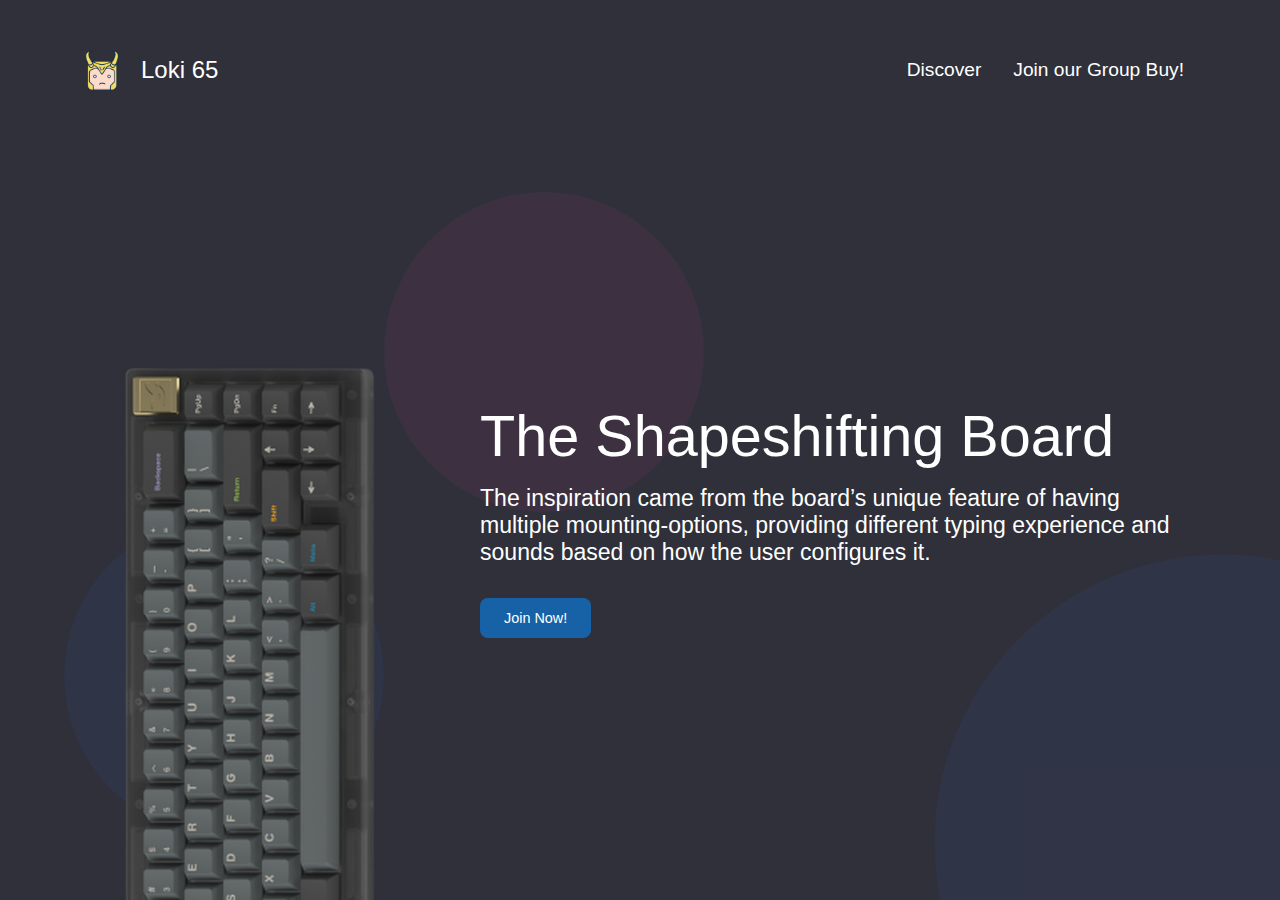
<file: index.html>
<!DOCTYPE html>
<html lang="en">
  <head>
    <meta charset="UTF-8" />
    <meta http-equiv="X-UA-Compatible" content="IE=edge" />
    <meta name="viewport" content="width=device-width, initial-scale=1.0" />
    <link rel="stylesheet" href="style.css" />
    <link rel="stylesheet" href="index.css" />
    <title>Loki 65 | Home</title>
  </head>
  <body class="container full-height-grow">
    <header class="main-header">
      <a href="index.html" class="brand-logo">
        <img src="img/loki.png" alt="Logo" />
        <div class="brand-logo-name">Loki 65</div>
      </a>
      <nav class="main-nav">
        <ul>
          <li><a href="discover.html">Discover</a></li>
          <li><a href="join.html">Join our Group Buy!</a></li>
        </ul>
      </nav>
    </header>
    <section class="home-main-section">
      <div class="img-wrapper">
        <div class="kb-image"></div>
      </div>
      <div class="call-to-action">
        <h1 class="title">The Shapeshifting Board</h1>
        <span class="subtitle"
          >The inspiration came from the board’s unique feature of having
          multiple mounting-options, providing different typing experience and
          sounds based on how the user configures it.</span
        >
        <a href="join.html" class="btn">Join Now!</a>
      </div>
    </section>
    <div class="home-page-circle-1"></div>
    <div class="home-page-circle-2"></div>
    <div class="home-page-circle-3"></div>
  </body>
</html>
</file>
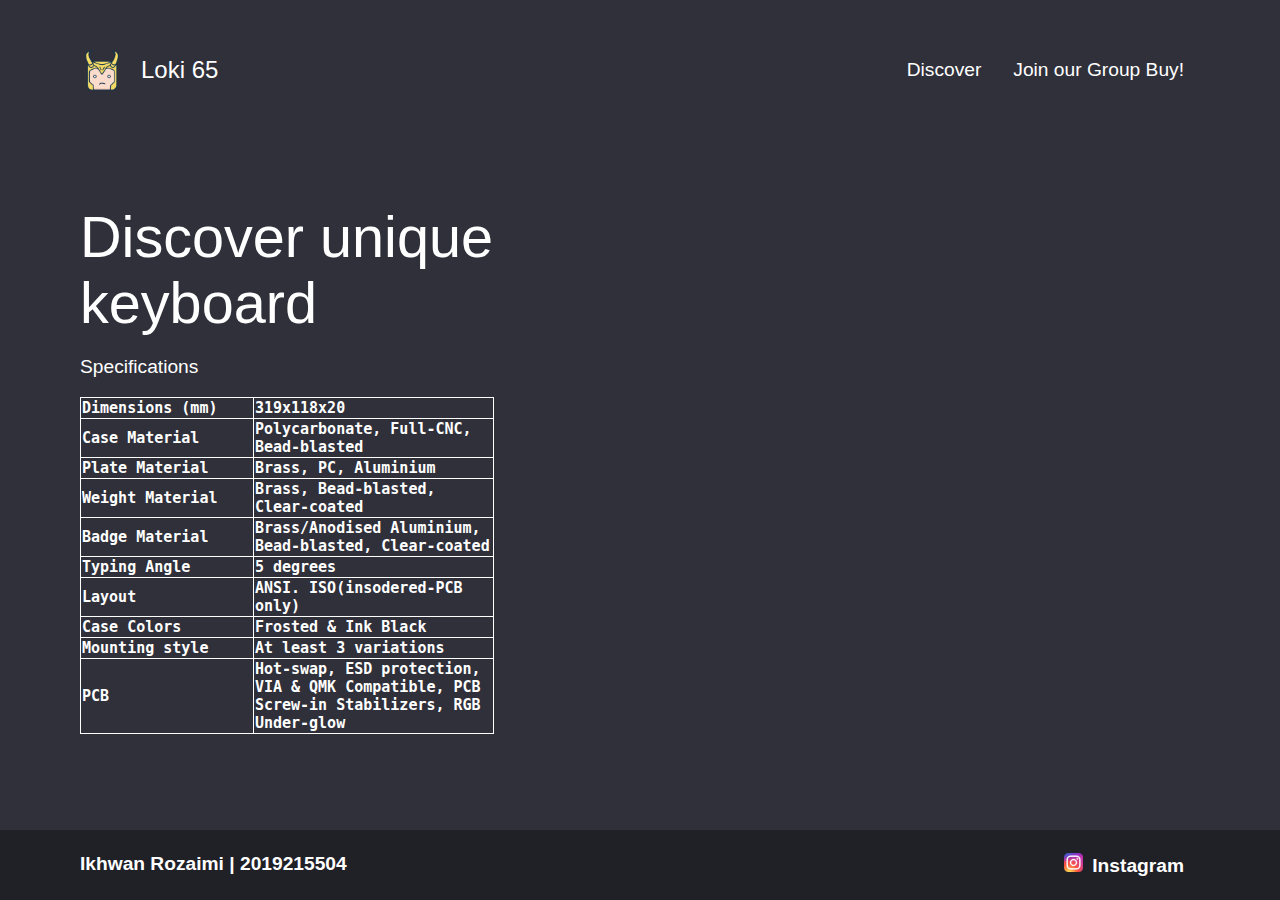
<file: discover.html>
<!DOCTYPE html>
<html lang="en">
  <head>
    <meta charset="UTF-8" />
    <meta http-equiv="X-UA-Compatible" content="IE=edge" />
    <meta name="viewport" content="width=device-width, initial-scale=1.0" />
    <link rel="stylesheet" href="style.css" />
    <link rel="stylesheet" href="discover.css" />
    <title>Loki 65 | Discover</title>
  </head>
  <body class="full-height-grow">
    <div class="container full-height-grow">
      <header class="main-header">
        <a href="index.html" class="brand-logo">
          <img src="img/loki.png" alt="Logo" />
          <div class="brand-logo-name">Loki 65</div>
        </a>
        <nav class="main-nav">
          <ul>
            <li><a href="discover.html">Discover</a></li>
            <li><a href="join.html">Join our Group Buy!</a></li>
          </ul>
        </nav>
      </header>
      <section class="discover-main-section">
        <div class="call-to-action">
          <h1 class="title">Discover unique keyboard</h1>
          <p>Specifications</p>
          <div class="specs">
            <table>
              <tr>
                <th>Dimensions (mm)</th>
                <th>319x118x20</th>
              </tr>
              <tr>
                <th>Case Material</th>
                <th>Polycarbonate, Full-CNC, Bead-blasted</th>
              </tr>
              <tr>
                <th>Plate Material</th>
                <th>Brass, PC, Aluminium</th>
              </tr>
              <tr>
                <th>Weight Material</th>
                <th>Brass, Bead-blasted, Clear-coated</th>
              </tr>
              <tr>
                <th>Badge Material</th>
                <th>Brass/Anodised Aluminium, Bead-blasted, Clear-coated</th>
              </tr>
              <tr>
                <th>Typing Angle</th>
                <th>5 degrees</th>
              </tr>
              <tr>
                <th>Layout</th>
                <th>ANSI. ISO(insodered-PCB only)</th>
              </tr>
              <tr>
                <th>Case Colors</th>
                <th>Frosted & Ink Black</th>
              </tr>
              <tr>
                <th>Mounting style</th>
                <th>At least 3 variations</th>
              </tr>
              <tr>
                <th>PCB</th>
                <th>
                  Hot-swap, ESD protection, VIA & QMK Compatible, PCB Screw-in
                  Stabilizers, RGB Under-glow
                </th>
              </tr>
            </table>
          </div>
        </div>
        <iframe
          width="560"
          height="315"
          src="https://www.youtube.com/embed/27eCu-TakHI"
          title="YouTube video player"
          frameborder="0"
          allow="accelerometer; autoplay; clipboard-write; encrypted-media; gyroscope; picture-in-picture"
          allowfullscreen
        ></iframe>
      </section>
    </div>

    <footer class="main-footer">
      <div class="container">
        <nav class="footer-nav">
          <ul>
            <li>Ikhwan Rozaimi | 2019215504</li>
          </ul>
        </nav>
        <nav class="footer-nav">
          <ul>
            <li>
              <a href="https://instagram.com/loki65kb" class="social-link">
                <img src="img/iglogo.png" width="20px" />
                Instagram
              </a>
            </li>
          </ul>
        </nav>
      </div>
    </footer>
  </body>
</html>
</file>
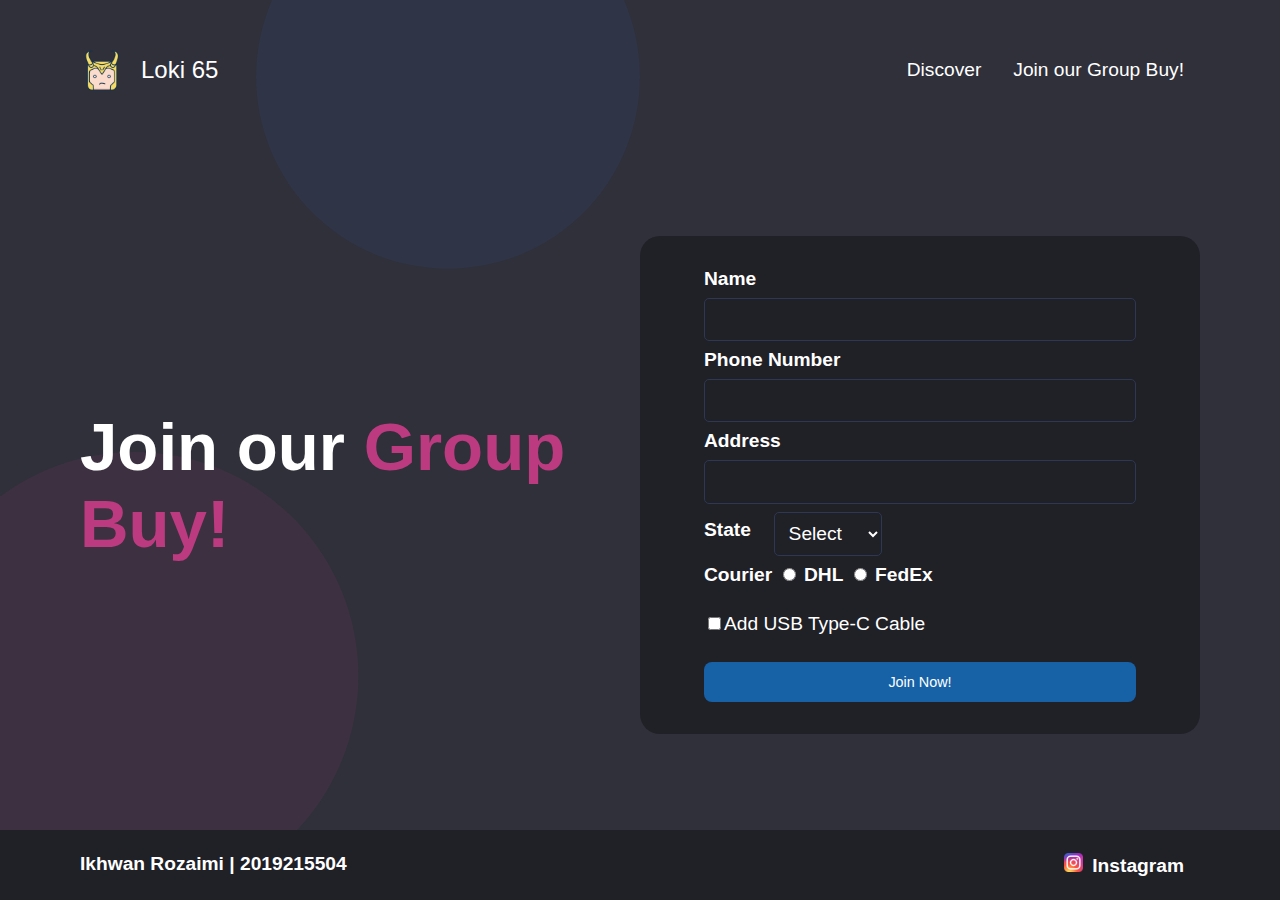
<file: join.html>
<!DOCTYPE html>
<html lang="en">
  <head>
    <meta charset="UTF-8" />
    <meta http-equiv="X-UA-Compatible" content="IE=edge" />
    <meta name="viewport" content="width=device-width, initial-scale=1.0" />
    <link rel="stylesheet" href="style.css" />
    <link rel="stylesheet" href="join.css" />
    <title>Loki 65 | Join</title>
  </head>
  <body class="full-height-grow">
    <div class="container full-height-grow">
      <header class="main-header">
        <a href="index.html" class="brand-logo">
          <img src="img/loki.png" alt="Logo" />
          <div class="brand-logo-name">Loki 65</div>
        </a>
        <nav class="main-nav">
          <ul>
            <li><a href="discover.html">Discover</a></li>
            <li><a href="join.html">Join our Group Buy!</a></li>
          </ul>
        </nav>
      </header>
      <section class="join-main-section">
        <h1 class="join-text">
          Join our
          <span class="accent-text">Group Buy!</span>
        </h1>
        <form class="join-form">
          <div class="input-group">
            <label>Name</label>
            <input type="text" />
          </div>
          <div class="input-group">
            <label>Phone Number</label>
            <input type="text" />
          </div>
          <div class="input-group">
            <label>Address</label>
            <input type="text" />
          </div>

          <div class="input-select">
            <label>State</label>
            <div class="select">
              <select>
                <option value="">Select</option>
                <option value="kdh">Kedah</option>
                <option value="png">Penang</option>
                <option value="prk">Perak</option>
                <option value="pls">Perlis</option>
              </select>
            </div>
          </div>
          <div class="input-radio">
            <label>Courier</label>
            <input type="radio" name="courier" id="" />
            <label>DHL</label>
            <input type="radio" name="courier" id="" />
            <label>FedEx</label>
          </div>

          <div class="input-terms">
            <label class="check">
              <input type="checkbox" />
              <span class="checkmark"></span>
            </label>
            <p>Add USB Type-C Cable</p>
          </div>

          <div class="input-group">
            <button type="submit" class="btn">Join Now!</button>
          </div>
        </form>
      </section>
    </div>

    <div class="join-page-circle-1"></div>
    <div class="join-page-circle-2"></div>

    <footer class="main-footer">
      <div class="container">
        <nav class="footer-nav">
          <ul>
            <li>Ikhwan Rozaimi | 2019215504</li>
          </ul>
        </nav>
        <nav class="footer-nav">
          <ul>
            <li>
              <a href="https://instagram.com/loki65kb" class="social-link">
                <img src="img/iglogo.png" width="20px" />
                Instagram
              </a>
            </li>
          </ul>
        </nav>
      </div>
    </footer>
  </body>
</html>
</file>
<file: style.css>
*,
*::before,
*::after {
  box-sizing: border-box;
}

body {
  padding: 0;
  margin: 0;
  background-color: #2f303a;
  font-family: Poppins, sans-serif;
  font-size: 1.2rem;
  color: white;
  min-height: 100vh;
}

.full-height-grow {
  display: flex;
  flex-direction: column;
}

.brand-logo {
  display: flex;
  align-items: center;
  font-size: 1.25em;
  color: inherit;
  text-decoration: none;
}

.brand-logo img {
  width: 45px;
}

.brand-logo-name {
  margin-left: 1rem;
}

.main-nav ul,
.footer-nav ul {
  display: flex;
  margin: 0;
  padding: 0;
  list-style: none;
}

.main-nav a,
.footer-nav a {
  color: inherit;
  text-decoration: none;
  padding: 1rem;
}

.main-nav a:hover,
.footer-nav a:hover {
  color: #adadad;
}

.main-header,
.main-footer {
  display: flex;
  justify-content: space-between;
  align-items: center;
}

.main-header {
  height: 140px;
}

.main-footer {
  height: 70px;
  background-color: #202027;
  font-weight: bold;
}

.social-link img {
  width: 1em;
  margin-right: 0.25rem;
}

.main-footer .container {
  display: flex;
  justify-content: space-between;
}

.container {
  max-width: 1200px;
  margin: 0 auto;
  padding: 0 40px;
  flex-grow: 1;
}

.title {
  font-weight: 500;
  font-size: 3em;
  margin-bottom: 1rem;
  margin-top: 0;
}

.subtitle {
  font-weight: 500;
  font-size: 1.2em;
  margin-bottom: 2rem;
}

.btn {
  color: white;
  background-color: #1762a7;
  padding: 0.75rem 1.5rem;
  border-radius: 0.5rem;
  text-decoration: none;
  font-size: 0.9rem;
  outline: none;
  border: none;
  cursor: pointer;
}

.btn:hover {
  background-color: #2180d8;
}

.btn:focus {
  background-color: #2796ff;
}
</file>
<file: index.css>
.home-main-section {
  display: flex;
  align-items: stretch;
  justify-content: space-between;
  flex-grow: 1;
}

.home-main-section .img-wrapper {
  flex-grow: 1;
  flex-direction: column;
  display: flex;
  align-items: stretch;
  justify-content: flex-end;
}

.home-main-section .kb-image {
  background-image: url(img/kb.png);
  flex-grow: 1;
  max-height: 70vh;
  min-width: 30vw;
  background-size: contain;
  background-repeat: no-repeat;
  background-position: bottom left;
}

.home-main-section .call-to-action {
  display: flex;
  flex-direction: column;
  align-items: flex-start;
  margin: 1rem;
  align-self: center;
}

@media (max-width: 900px) {
  .home-main-section .img-wrapper {
    display: none;
  }

  .home-main-section {
    justify-content: center;
  }
}

.home-page-circle-1 {
  position: absolute;
  width: 25vw;
  height: 25vw;
  border-radius: 50%;
  background-color: rgba(52, 87, 178, 0.1);
  bottom: 5vw;
  left: 5vw;
  z-index: -1;
}

.home-page-circle-2 {
  position: absolute;
  width: 25vw;
  height: 25vw;
  border-radius: 50%;
  background-color: rgba(188, 58, 128, 0.1);
  top: 15vw;
  left: 30vw;
  z-index: -1;
}

.home-page-circle-3 {
  position: absolute;
  overflow: hidden;
  width: 45vw;
  height: 45vw;
  bottom: 0;
  right: 0;
  z-index: -1;
}

.home-page-circle-3::before {
  content: "";
  transform: translate(40%, 40%);
  position: absolute;
  height: 100%;
  width: 100%;
  border-radius: 50%;
  background-color: rgba(52, 87, 178, 0.1);
}
</file>
<file: discover.css>
.discover-main-section {
  display: flex;
  align-items: center;
  justify-content: space-between;
  flex-grow: 1;
}

.discover-main-section iframe {
  margin-left: 2rem;
}

.specs {
  display: flex;
  margin-bottom: 2rem;
}

table,
td,
th {
  border: 1px solid white;
  font-style: normal;
  font-family: monospace;
  font-size: 15px;
  text-align: left;
}

table {
  width: 70%;
  border-collapse: collapse;
}

th {
  width: 70px;
}

@media (max-width: 800px) {
  .discover-main-section {
    flex-direction: column;
    justify-content: center;
  }

  .discover-main-section iframe {
    margin-top: 2rem;
    height: 30vw;
    width: auto;
  }
}
</file>
<file: join.css>
.join-main-section {
  display: flex;
  justify-content: space-between;
  align-items: center;
  flex-grow: 1;
}

.join-text {
  font-size: 3.5em;
  font-weight: bold;
  margin: 0;
}

.accent-text {
  color: #bc3a80;
}

.join-form {
  background-color: #202027;
  width: 50vw;
  max-width: 50%;
  padding: 2rem 4rem;
  border-radius: 20px;
}

.input-group {
  margin-bottom: 2rem;
  display: flex;
  flex-direction: column;
}

.input-group:last-child {
  margin-bottom: 0;
}

.input-group,
label {
  font-weight: bold;
  margin-bottom: 0.5rem;
}

.input-group input {
  outline: none;
  background: none;
  border: 1px solid #2e3852;
  font-size: 1em;
  padding: 0.5em;
  color: inherit;
  border-radius: 5px;
}

.input-group input:focus {
  border-color: #596da0;
}

.input-select {
  display: flex;
  flex-direction: row;
  align-items: center;
  margin-bottom: 0.5rem;
}

.input-select select {
  outline: none;
  background: none;
  border: 1px solid #2e3852;
  font-size: 1em;
  padding: 0.5em;
  border-radius: 5px;
  color: inherit;
}

.input-select label {
  width: 70px;
}

.input-select select:focus {
  background-color: #202027;
}

.input-radio {
  margin-bottom: 0.5rem;
}

.input-terms {
  display: flex;
  flex-direction: row;
  align-items: baseline;
  margin-bottom: 0.5rem;
}

@media (max-width: 900px) {
  .join-main-section {
    flex-direction: column;
    justify-content: center;
  }

  .join-form {
    width: 80vw;
    max-width: inherit;
    margin: 2rem 0;
  }
}

.join-page-circle-1 {
  position: absolute;
  overflow: hidden;
  width: 35vw;
  height: 35vw;
  bottom: 0;
  left: 0;
  z-index: -1;
}

.join-page-circle-1::before {
  content: "";
  transform: translateX(-20%);
  position: absolute;
  height: 100%;
  width: 100%;
  border-radius: 50%;
  background-color: rgba(188, 58, 128, 0.1);
}

.join-page-circle-2 {
  position: absolute;
  overflow: hidden;
  width: 30vw;
  height: 30vw;
  top: 0;
  left: 20vw;
  z-index: -1;
}

.join-page-circle-2::before {
  content: "";
  transform: translateY(-30%);
  position: absolute;
  height: 100%;
  width: 100%;
  border-radius: 50%;
  background-color: rgba(52, 87, 178, 0.1);
}
</file>
